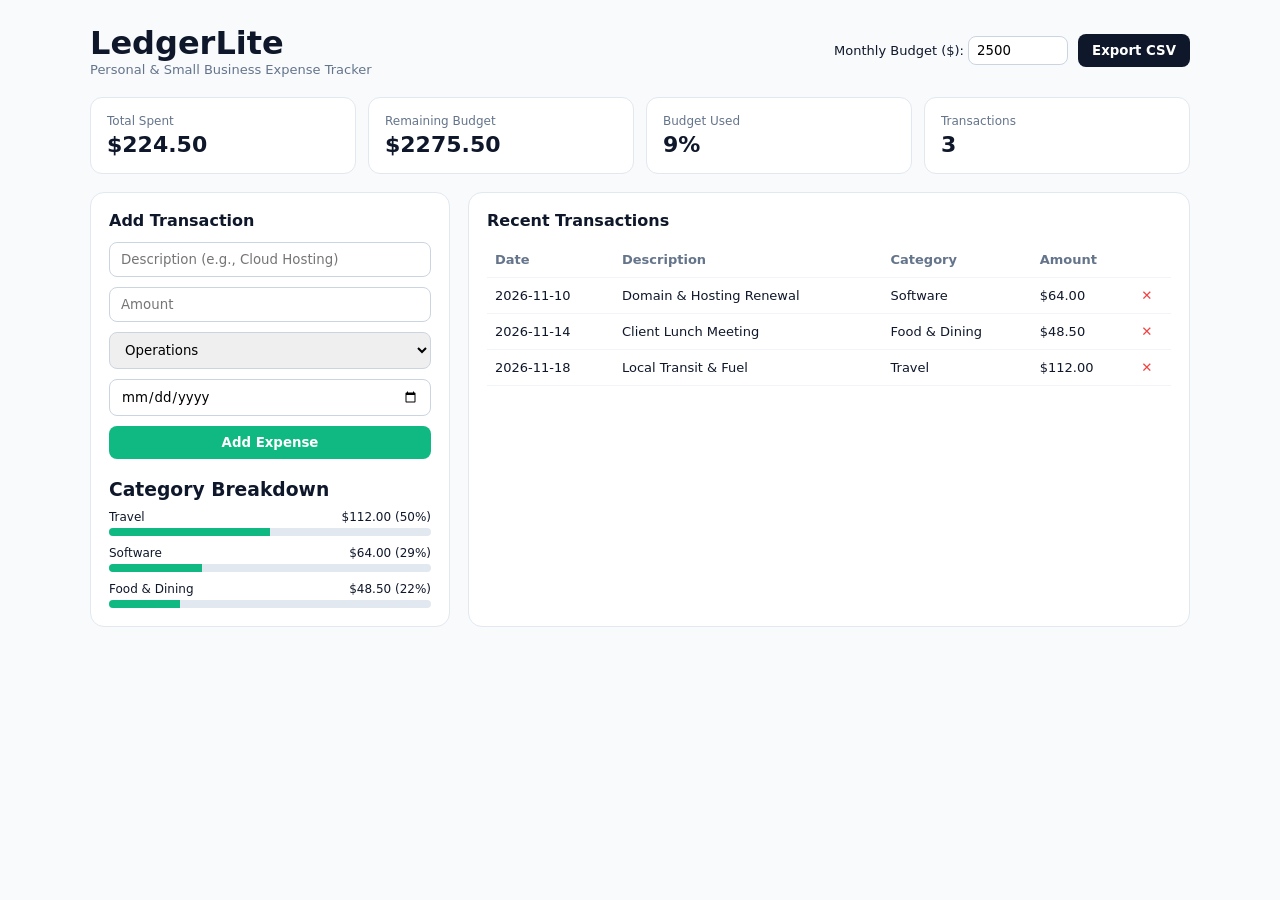
<file: index.html>
<!DOCTYPE html>
<html lang="en">
<head>
  <meta charset="UTF-8" />
  <meta name="viewport" content="width=device-width, initial-scale=1.0" />
  <title>LedgerLite — Expense & Budget Dashboard</title>
  <link rel="stylesheet" href="styles.css" />
</head>
<body>
  <div class="wrap">
    <header class="top">
      <div>
        <h1>LedgerLite</h1>
        <p>Personal & Small Business Expense Tracker</p>
      </div>
      <div class="budget-box">
        <label>Monthly Budget ($): <input id="budgetInput" type="number" value="2500" min="100" /></label>
        <button class="btn" id="csvBtn">Export CSV</button>
      </div>
    </header>

    <section class="summary" id="summaryCards"></section>

    <section class="layout">
      <div class="card">
        <h2>Add Transaction</h2>
        <form id="txForm">
          <input id="txDesc" placeholder="Description (e.g., Cloud Hosting)" required />
          <input id="txAmount" type="number" min="0.01" step="0.01" placeholder="Amount" required />
          <select id="txCategory">
            <option>Operations</option>
            <option>Marketing</option>
            <option>Travel</option>
            <option>Software</option>
            <option>Food & Dining</option>
            <option>Other</option>
          </select>
          <input id="txDate" type="date" required />
          <button class="btn primary" type="submit">Add Expense</button>
        </form>
        <h3 style="margin-top:20px;">Category Breakdown</h3>
        <div id="categoryBars" class="bars"></div>
      </div>

      <div class="card">
        <h2>Recent Transactions</h2>
        <table>
          <thead><tr><th>Date</th><th>Description</th><th>Category</th><th>Amount</th><th></th></tr></thead>
          <tbody id="txBody"></tbody>
        </table>
      </div>
    </section>
  </div>
  <script src="app.js"></script>
</body>
</html>
</file>
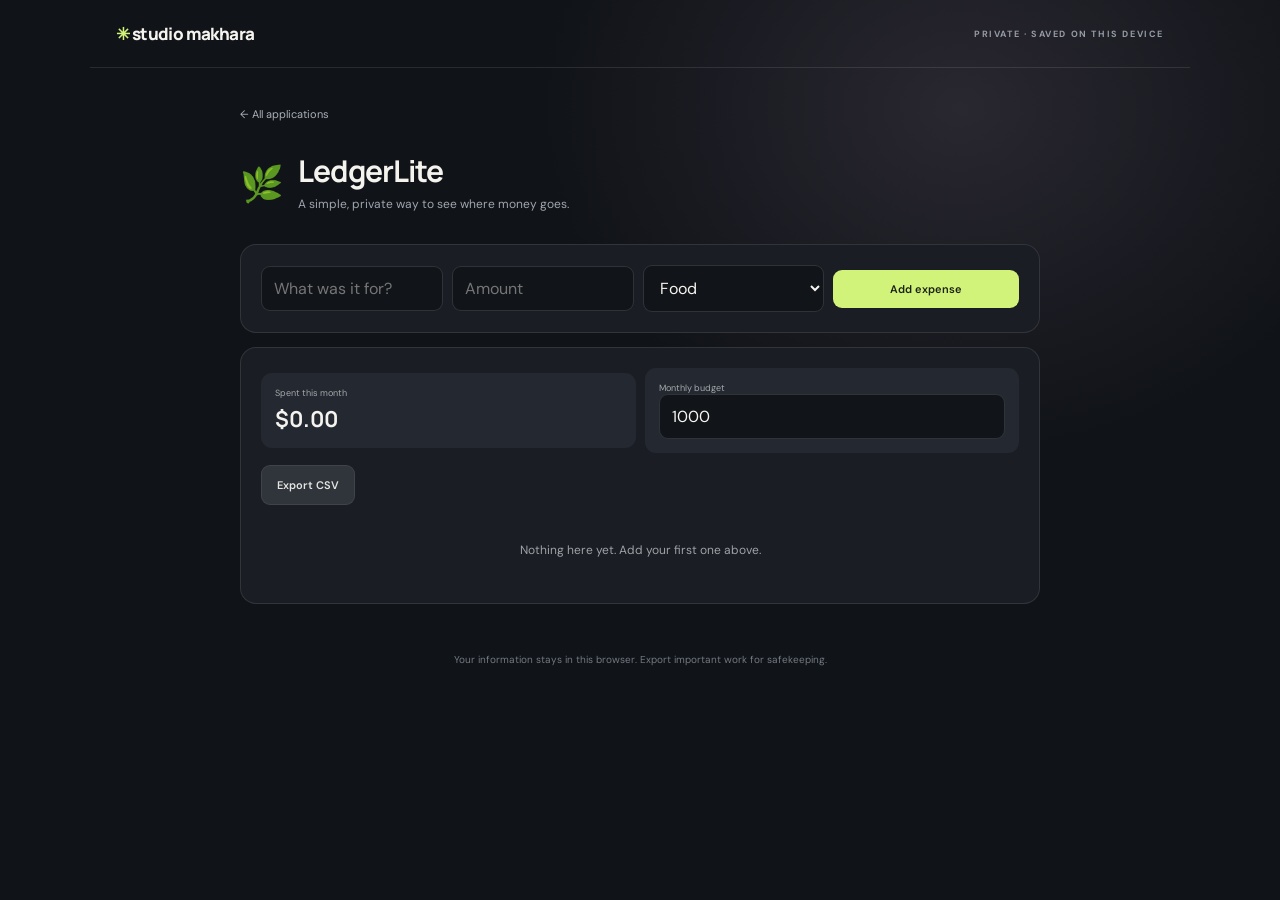
<file: app/index.html>
<!doctype html><html lang="en"><head><meta charset="utf-8"><meta name="viewport" content="width=device-width,initial-scale=1"><meta name="theme-color" content="#101318"><link rel="manifest" href="manifest.webmanifest"><link rel="stylesheet" href="styles.css"><title>ledgerlite · Studio Makhara</title></head><body data-app="ledgerlite"><script src="app.js"></script><script>if('serviceWorker' in navigator) navigator.serviceWorker.register('sw.js').catch(()=>{});</script></body></html>
</file>
<file: styles.css>
* { box-sizing: border-box; margin: 0; padding: 0; font-family: system-ui, -apple-system, sans-serif; }
body { background: #f8fafc; color: #0f172a; padding: 24px; }
.wrap { max-width: 1100px; margin: 0 auto; }
.top { display: flex; justify-content: space-between; align-items: center; flex-wrap: wrap; gap: 12px; margin-bottom: 20px; }
.top p { color: #64748b; font-size: 13px; }
.budget-box { display: flex; align-items: center; gap: 10px; font-size: 13px; }
.budget-box input { width: 100px; padding: 6px 8px; border: 1px solid #cbd5e1; border-radius: 8px; }
.summary { display: grid; grid-template-columns: repeat(auto-fit, minmax(200px, 1fr)); gap: 12px; margin-bottom: 18px; }
.metric { background: #fff; border: 1px solid #e2e8f0; border-radius: 12px; padding: 16px; }
.metric span { font-size: 12px; color: #64748b; display: block; margin-bottom: 4px; }
.metric strong { font-size: 22px; }
.metric.over strong { color: #dc2626; }
.layout { display: grid; grid-template-columns: 360px 1fr; gap: 18px; }
@media (max-width: 820px) { .layout { grid-template-columns: 1fr; } }
.card { background: #fff; border: 1px solid #e2e8f0; border-radius: 14px; padding: 18px; }
.card h2 { font-size: 16px; margin-bottom: 12px; }
#txForm { display: flex; flex-direction: column; gap: 10px; }
#txForm input, #txForm select { padding: 9px 11px; border: 1px solid #cbd5e1; border-radius: 8px; }
.btn { border: none; border-radius: 8px; padding: 9px 14px; font-weight: 600; cursor: pointer; background: #0f172a; color: #fff; }
.btn.primary { background: #10b981; color: #fff; }
.bars { display: flex; flex-direction: column; gap: 10px; margin-top: 10px; }
.bar-row { font-size: 12px; }
.bar-label { display: flex; justify-content: space-between; margin-bottom: 4px; }
.bar-bg { height: 8px; background: #e2e8f0; border-radius: 999px; overflow: hidden; }
.bar-fg { height: 100%; background: #10b981; }
table { width: 100%; border-collapse: collapse; font-size: 13px; }
th, td { text-align: left; padding: 10px 8px; border-bottom: 1px solid #f1f5f9; }
th { color: #64748b; font-weight: 600; }
.rm { background: none; border: none; color: #ef4444; cursor: pointer; }
</file>
<file: app/styles.css>
@import url('https://fonts.googleapis.com/css2?family=DM+Sans:wght@400;500;600;700&family=Manrope:wght@400;500;600;700;800&display=swap');
:root{font-family:'DM Sans',sans-serif;color:#f5f3ee;background:#101318;--accent:#d1f379;--muted:#a0a5ae;--panel:#1b1f25;--line:#ffffff1a}*{box-sizing:border-box}body{margin:0;min-height:100vh;background:radial-gradient(ellipse at 75% 12%,#292730 0,transparent 31%),#101318}.top{height:68px;border-bottom:1px solid var(--line);display:flex;align-items:center;justify-content:space-between;max-width:1100px;margin:auto;padding:0 26px}.brand{font:800 17px Manrope,sans-serif;letter-spacing:-.6px;color:#f5f3ee;text-decoration:none}.brand:first-letter{color:var(--accent)}.top-note,.kicker{font-size:9px;letter-spacing:1.6px;color:#969ba4;font-weight:700}.wrap{max-width:1050px;margin:auto;padding:0 26px}.hero{padding:65px 6px 36px}.kicker{margin:0 0 18px}.hero h1{font:800 clamp(42px,6vw,67px)/1.05 Manrope,sans-serif;letter-spacing:-3.2px;margin:0}.hero h1 em{color:var(--accent);font-style:normal}.lede{color:#b2b6bc;font-size:14px;line-height:1.7;max-width:520px;margin:18px 0 0}.grid{display:grid;grid-template-columns:repeat(3,1fr);gap:13px}.app-card{display:flex;flex-direction:column;min-height:175px;border:1px solid var(--line);border-radius:17px;padding:18px;background:linear-gradient(140deg,#20242a,#181b21);text-decoration:none;color:inherit;transition:transform .2s,border .2s}.app-card:hover{transform:translateY(-3px);border-color:#d1f37977}.app-card .emoji{font-size:25px}.app-card h2{font:700 16px Manrope,sans-serif;margin:14px 0 5px}.app-card p{font-size:11px;color:var(--muted);line-height:1.55;margin:0;flex:1}.card-foot{display:flex;justify-content:space-between;align-items:center;margin-top:15px;color:#a4a9af;font-size:10px}.card-foot b{font-size:17px;color:var(--accent);font-weight:400}.app-page{max-width:850px;margin:34px auto;padding:0 25px}.back{color:#aab0b7;text-decoration:none;font-size:11px}.app-title{display:flex;align-items:center;gap:14px;margin:27px 0}.app-title .emoji{font-size:35px}.app-title h1{font:700 30px Manrope,sans-serif;letter-spacing:-1px;margin:0}.app-title p{color:var(--muted);font-size:12px;margin:5px 0}.panel{border:1px solid var(--line);background:#1a1d23;border-radius:16px;padding:20px;margin:14px 0}.row{display:flex;gap:9px;align-items:center;flex-wrap:wrap}.row>*{flex:1;min-width:110px}input,select,textarea{font:inherit;color:#f6f5ef;background:#111419;border:1px solid #ffffff20;border-radius:9px;padding:11px 12px;outline:none;width:100%}input:focus,select:focus,textarea:focus{border-color:#d1f37999}button,.btn{font:600 11px 'DM Sans',sans-serif;border:0;border-radius:9px;padding:12px 15px;background:var(--accent);color:#1b2114;cursor:pointer}button.secondary{background:#30343b;color:#e5e6e1;border:1px solid #ffffff14}.items{display:grid;gap:8px;margin-top:12px}.item{display:flex;align-items:center;gap:11px;padding:12px;background:#22262d;border-radius:11px}.item .grow{flex:1;min-width:0}.item strong{font-size:12px;display:block}.item small{font-size:10px;color:#9ca2a8}.item button{padding:8px 10px}.stats{display:flex;gap:10px;flex-wrap:wrap}.stat{flex:1;min-width:125px;background:#242830;padding:14px;border-radius:11px}.stat small{display:block;font-size:9px;color:#a4a8ac}.stat b{display:block;font:700 22px Manrope,sans-serif;margin-top:5px}.empty{color:#9ea3a8;text-align:center;padding:25px;font-size:12px}.timer{font:800 76px Manrope,sans-serif;text-align:center;letter-spacing:-4px;color:var(--accent);padding:15px}.toast{position:fixed;bottom:20px;left:50%;transform:translate(-50%,15px);background:var(--accent);color:#18200d;border-radius:9px;padding:12px 16px;font-size:11px;opacity:0;transition:.2s}.toast.show{opacity:1;transform:translate(-50%,0)}.hidden{display:none!important}footer{text-align:center;color:#737982;font-size:10px;padding:35px 0 25px}@media(max-width:700px){.grid{grid-template-columns:repeat(2,1fr)}.hero{padding-top:48px}.top-note{font-size:8px}.app-title h1{font-size:25px}}@media(max-width:460px){.grid{grid-template-columns:1fr}.app-card{min-height:150px}.top{padding:0 16px}.wrap{padding:0 16px}.hero h1{letter-spacing:-2px}.app-page{padding:0 15px}}
</file>
